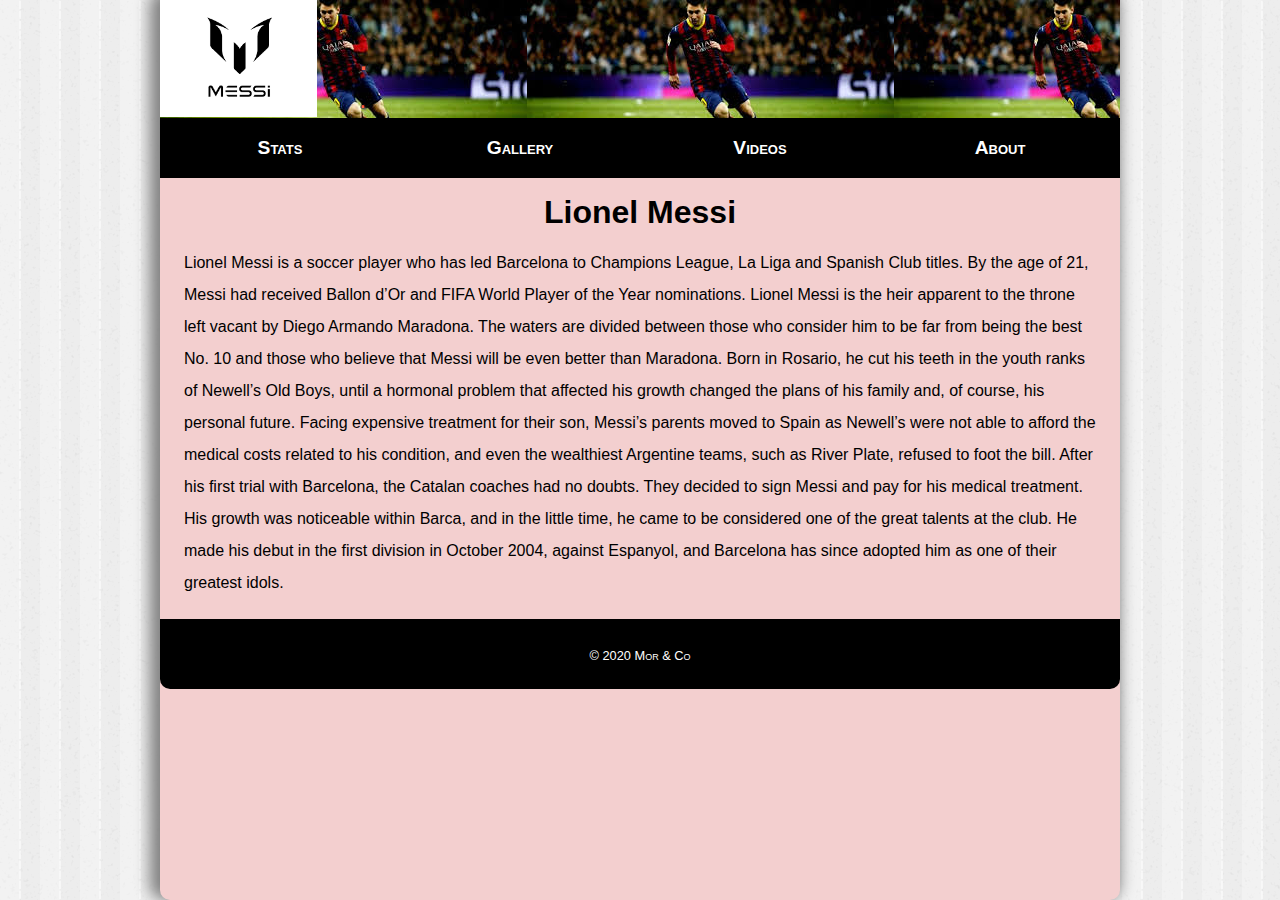
<file: index.html>
<!DOCTYPE html>
<html lang="en">
<head>
	<meta charset="utf-8">
	<meta name="description" content="This sentence will appear under the link in search engine results.">
	<meta name="keywords" content="list,of,words,separated,by,commas,that,describe,your,site">
	<meta name="author" content="Your name goes here">

	<!-- viewport -->
	<meta name="viewport" content="width=device-width, initial-scale=1">

    <!-- shiv which should be a shim -->
    <!--[if lt IE 9]>
	  <script src="https://oss.maxcdn.com/libs/html5shiv/3.7.0/html5shiv.js"></script>
	<![endif]-->

	<!-- tab title -->
	<title>MESSI</title>

	<!-- favicon link -->
	<link rel="shortcut icon" href="images/messi.ico">

	<!-- stylesheets -->
	<link rel="stylesheet" href="styles/normalize.css">
	<link rel="stylesheet" href="styles/main.css">
    <link rel="stylesheet" href="styles/slicknav.css">

    <!-- slicknav -->
    <script src="https://code.jquery.com/jquery-2.1.3.min.js"></script>   <!-- Link to jQuery Content Delivery Network - Necessary for SlickNav to work correctly -->
    <script src="js/jquery.slicknav.min.js"></script>                     <!-- Link to the slicknav file inside the js folder - Necessary for SlickNav to work correctly -->

	<!-- slicknav javascript - this javascript code will use the UL inside the nav_menu tag to build the same menu in slickNav format -->
	<script type="text/javascript">
    	$(document).ready(function(){
			$('#nav_menu').slicknav({prependTo:"#mobilemenu"});
    	});
    </script>

</head>



<body>

	<header>

		<img class="clearfix" src="images/messi.png">

		<h2>.</h2>

		<h3><span class="shadow">.</span></h3>
	</header>


    <nav id="mobilemenu"></nav>
	<nav id="nav_menu">
    	<ul>
			<li><a  class="current">Stats</a>
			<ul>
				<li><a href="laliga.html">La Liga</a></li>
				<li><a href="cl.html">Champions League</a></li>
				<li><a href="argentina.html">Argentina</a></li>
			</ul></li>
			
        	<li><a href="gallery.html" class="current">Gallery</a></li>
			<li><a href="videos.html" class="current">Videos</a>	</li>
        	<li><a href="about.html" class="current">About</a></li>
    	</ul>
	</nav>


	<main>

		<h1>Lionel Messi</h1>

		<section>
			<p>Lionel Messi is a soccer player who has led Barcelona to Champions League, La Liga and Spanish Club titles. By the age of 21, Messi had received Ballon d’Or and FIFA World Player of the Year nominations. Lionel Messi is the heir apparent to the throne left vacant by Diego Armando Maradona. The waters are divided between those who consider him to be far from being the best No. 10 and those who believe that Messi will be even better than Maradona. Born in Rosario, he cut his teeth in the youth ranks of Newell’s Old Boys, until a hormonal problem that affected his growth changed the plans of his family and, of course, his personal future. Facing expensive treatment for their son, Messi’s parents moved to Spain as Newell’s were not able to afford the medical costs related to his condition, and even the wealthiest Argentine teams, such as River Plate, refused to foot the bill. After his first trial with Barcelona, the Catalan coaches had no doubts. They decided to sign Messi and pay for his medical treatment. His growth was noticeable within Barca, and in the little time, he came to be considered one of the great talents at the club. He made his debut in the first division in October 2004, against Espanyol, and Barcelona has since adopted him as one of their greatest idols.

			</p>

			

			

		</section>

		

		<div id="bottombuffer"><br><br></div>

	</main>


	<footer>

		<p>&copy; 2020 Mor & Co</p>

	</footer>

</body>

</html>
</file>
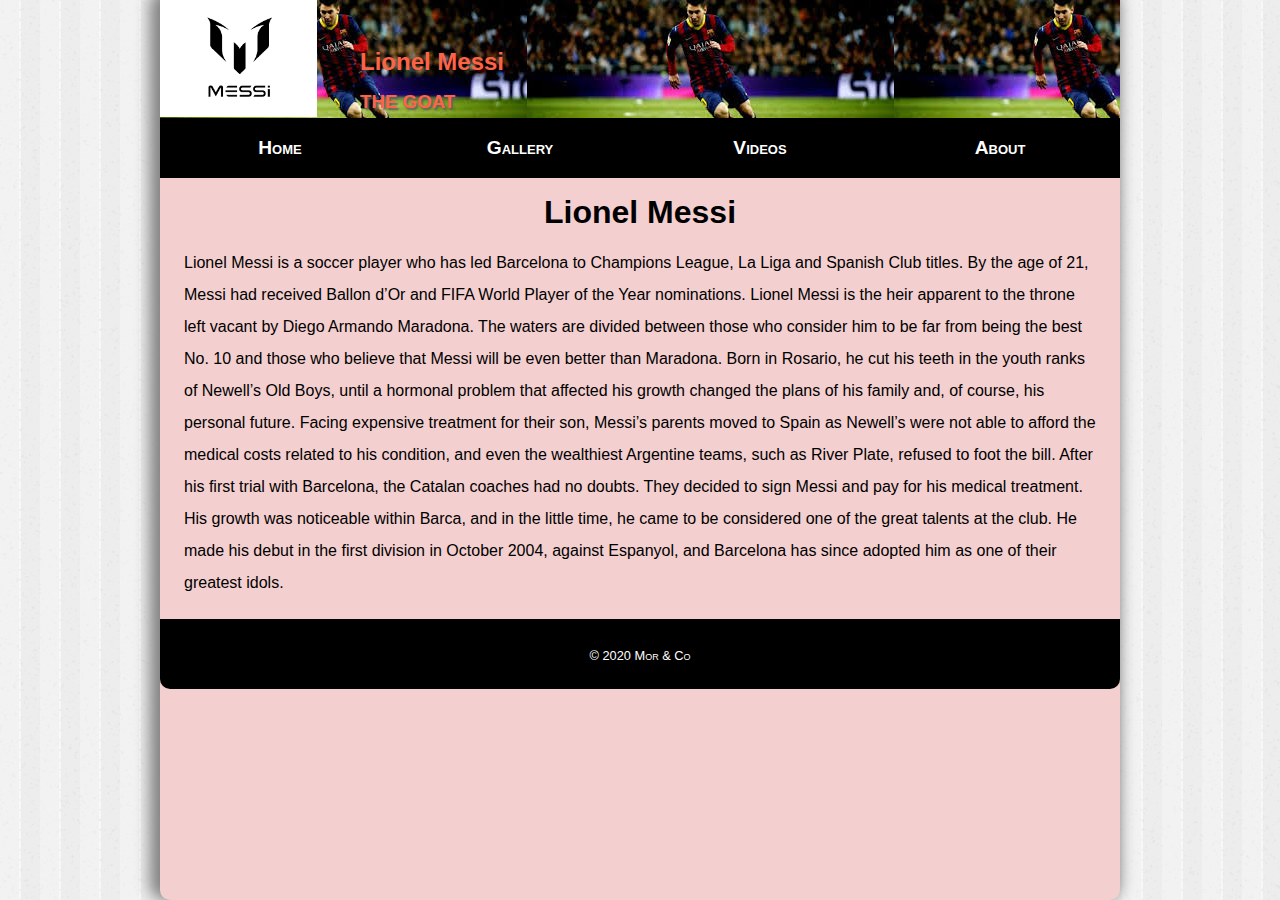
<file: about.html>
<!DOCTYPE html>
<html lang="en">
<head>
	<meta charset="utf-8">
	<meta name="description" content="This sentence will appear under the link in search engine results.">
	<meta name="keywords" content="list,of,words,separated,by,commas,that,describe,your,site">
	<meta name="author" content="Your name goes here">

	<!-- viewport -->
	<meta name="viewport" content="width=device-width, initial-scale=1">

    <!-- shiv which should be a shim -->
    <!--[if lt IE 9]>
	  <script src="https://oss.maxcdn.com/libs/html5shiv/3.7.0/html5shiv.js"></script>
	<![endif]-->

	<!-- tab title -->
	<title>MESSI</title>

	<!-- favicon link -->
	<link rel="shortcut icon" href="images/messi.ico">

	<!-- stylesheets -->
	<link rel="stylesheet" href="styles/normalize.css">
	<link rel="stylesheet" href="styles/main.css">
    <link rel="stylesheet" href="styles/slicknav.css">

    <!-- slicknav -->
    <script src="https://code.jquery.com/jquery-2.1.3.min.js"></script>   <!-- Link to jQuery Content Delivery Network - Necessary for SlickNav to work correctly -->
    <script src="js/jquery.slicknav.min.js"></script>                     <!-- Link to the slicknav file inside the js folder - Necessary for SlickNav to work correctly -->

	<!-- slicknav javascript - this javascript code will use the UL inside the nav_menu tag to build the same menu in slickNav format -->
	<script type="text/javascript">
    	$(document).ready(function(){
			$('#nav_menu').slicknav({prependTo:"#mobilemenu"});
    	});
    </script>

</head>



<body>

	<header>

		<img class="clearfix" src="images/messi.png">

		<h2>Lionel Messi</h2>

		<h3><span class="shadow">THE GOAT</span></h3>

	</header>


    <nav id="mobilemenu"></nav>
	<nav id="nav_menu">
    	<ul>
        	<li><a href="index.html" class="current">Home</a></li>
        	<li><a href="gallery.html" class="current">Gallery</a></li>
			<li><a href="videos.html" class="current">Videos</a>	</li>
        	<li><a href="about.html" class="current">About</a></li>
    	</ul>
	</nav>


	<main>

		<h1>Lionel Messi</h1>

		<section>
			<p>Lionel Messi is a soccer player who has led Barcelona to Champions League, La Liga and Spanish Club titles. By the age of 21, Messi had received Ballon d’Or and FIFA World Player of the Year nominations. Lionel Messi is the heir apparent to the throne left vacant by Diego Armando Maradona. The waters are divided between those who consider him to be far from being the best No. 10 and those who believe that Messi will be even better than Maradona. Born in Rosario, he cut his teeth in the youth ranks of Newell’s Old Boys, until a hormonal problem that affected his growth changed the plans of his family and, of course, his personal future. Facing expensive treatment for their son, Messi’s parents moved to Spain as Newell’s were not able to afford the medical costs related to his condition, and even the wealthiest Argentine teams, such as River Plate, refused to foot the bill. After his first trial with Barcelona, the Catalan coaches had no doubts. They decided to sign Messi and pay for his medical treatment. His growth was noticeable within Barca, and in the little time, he came to be considered one of the great talents at the club. He made his debut in the first division in October 2004, against Espanyol, and Barcelona has since adopted him as one of their greatest idols.

			</p>

			

			

		</section>

		

		<div id="bottombuffer"><br><br></div>

	</main>


	<footer>

		<p>&copy; 2020 Mor & Co</p>

	</footer>

</body>

</html>
</file>
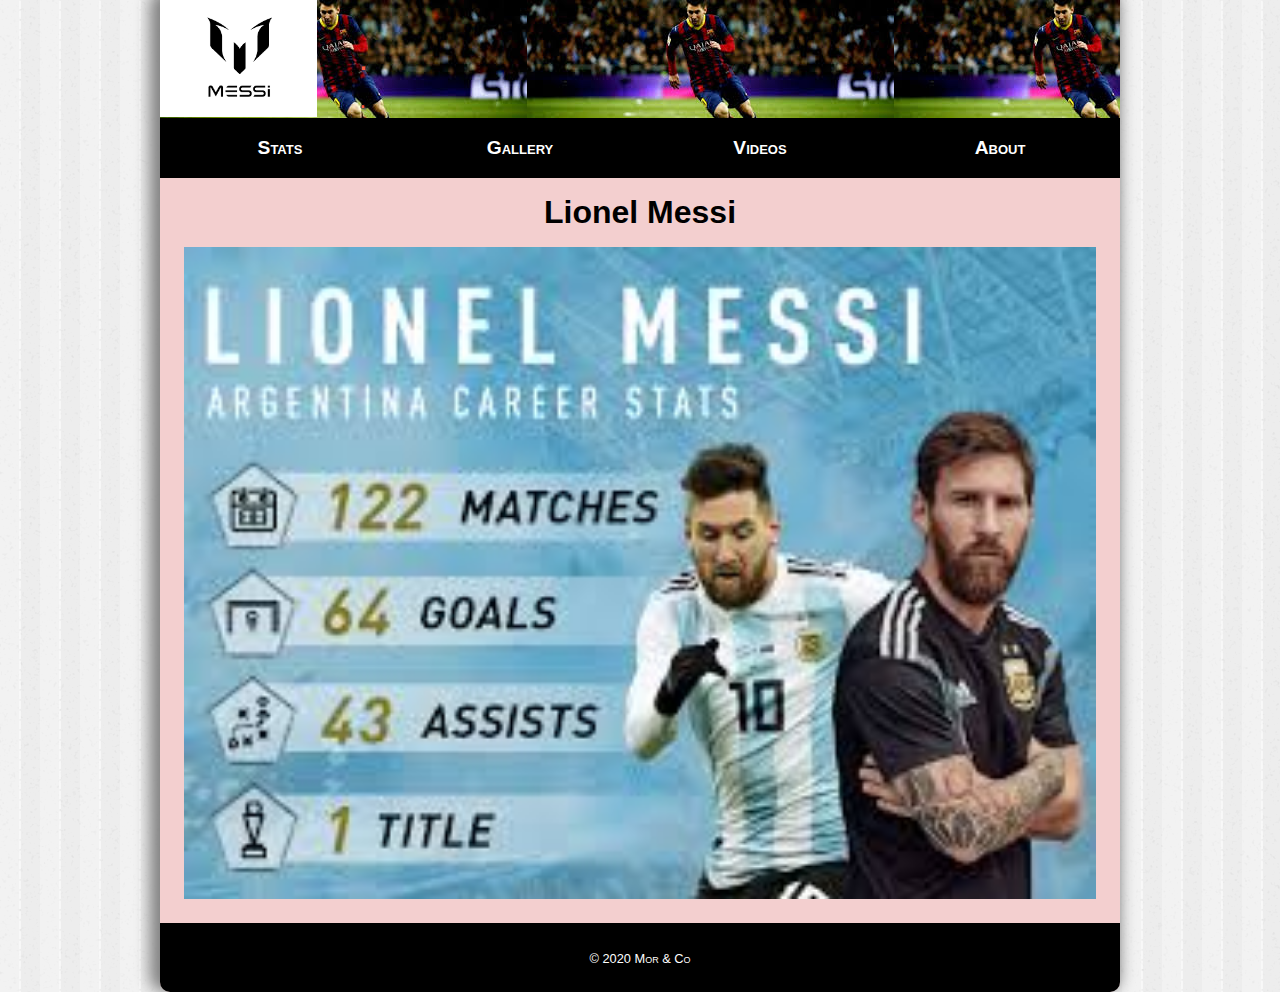
<file: argentina.html>
<!DOCTYPE html>
<html lang="en">
<head>
	<meta charset="utf-8">
	<meta name="description" content="This sentence will appear under the link in search engine results.">
	<meta name="keywords" content="list,of,words,separated,by,commas,that,describe,your,site">
	<meta name="author" content="Your name goes here">

	<!-- viewport -->
	<meta name="viewport" content="width=device-width, initial-scale=1">

    <!-- shiv which should be a shim -->
    <!--[if lt IE 9]>
	  <script src="https://oss.maxcdn.com/libs/html5shiv/3.7.0/html5shiv.js"></script>
	<![endif]-->

	<!-- tab title -->
	<title>MESSI</title>

	<!-- favicon link -->
	<link rel="shortcut icon" href="images/messi.ico">

	<!-- stylesheets -->
	<link rel="stylesheet" href="styles/normalize.css">
	<link rel="stylesheet" href="styles/main.css">
    <link rel="stylesheet" href="styles/slicknav.css">

    <!-- slicknav -->
    <script src="https://code.jquery.com/jquery-2.1.3.min.js"></script>   <!-- Link to jQuery Content Delivery Network - Necessary for SlickNav to work correctly -->
    <script src="js/jquery.slicknav.min.js"></script>                     <!-- Link to the slicknav file inside the js folder - Necessary for SlickNav to work correctly -->

	<!-- slicknav javascript - this javascript code will use the UL inside the nav_menu tag to build the same menu in slickNav format -->
	<script type="text/javascript">
    	$(document).ready(function(){
			$('#nav_menu').slicknav({prependTo:"#mobilemenu"});
    	});
    </script>

</head>



<body>

	<header>

		<img class="clearfix" src="images/messi.png">

		<h2>.</h2>

		<h3><span class="shadow">.</span></h3>
	</header>


    <nav id="mobilemenu"></nav>
	<nav id="nav_menu">
    	<ul>
			<li><a  class="current">Stats</a>
				<ul>
					<li><a href="laliga.html">La Liga</a></li>
					<li><a href="cl.html">Champions League</a></li>
					<li><a href="argentina.html">Argentina</a></li>
				</ul></li>
			
        	<li><a href="gallery.html" class="current">Gallery</a></li>
			<li><a href="videos.html" class="current">Videos</a>	</li>
        	<li><a href="about.html" class="current">About</a></li>
    	</ul>
	</nav>


	<main>

		<h1>Lionel Messi</h1>

		<section>
			<img class="clearfix" src="images/arg.jpeg">

			

			

		</section>

		

		<div id="bottombuffer"><br><br></div>

	</main>


	<footer>

		<p>&copy; 2020 Mor & Co</p>

	</footer>

</body>

</html>
</file>
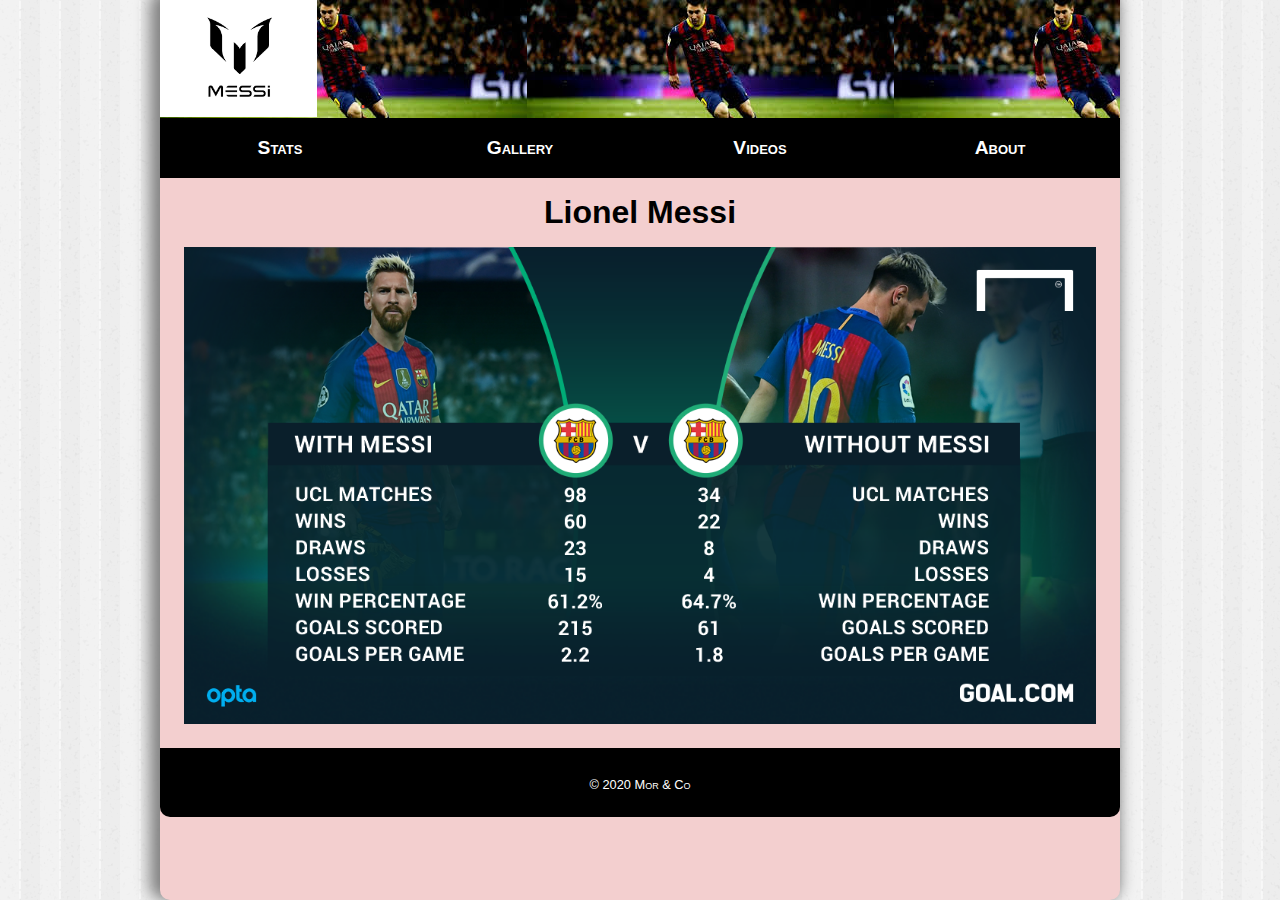
<file: cl.html>
<!DOCTYPE html>
<html lang="en">
<head>
	<meta charset="utf-8">
	<meta name="description" content="This sentence will appear under the link in search engine results.">
	<meta name="keywords" content="list,of,words,separated,by,commas,that,describe,your,site">
	<meta name="author" content="Your name goes here">

	<!-- viewport -->
	<meta name="viewport" content="width=device-width, initial-scale=1">

    <!-- shiv which should be a shim -->
    <!--[if lt IE 9]>
	  <script src="https://oss.maxcdn.com/libs/html5shiv/3.7.0/html5shiv.js"></script>
	<![endif]-->

	<!-- tab title -->
	<title>MESSI</title>

	<!-- favicon link -->
	<link rel="shortcut icon" href="images/messi.ico">

	<!-- stylesheets -->
	<link rel="stylesheet" href="styles/normalize.css">
	<link rel="stylesheet" href="styles/main.css">
    <link rel="stylesheet" href="styles/slicknav.css">

    <!-- slicknav -->
    <script src="https://code.jquery.com/jquery-2.1.3.min.js"></script>   <!-- Link to jQuery Content Delivery Network - Necessary for SlickNav to work correctly -->
    <script src="js/jquery.slicknav.min.js"></script>                     <!-- Link to the slicknav file inside the js folder - Necessary for SlickNav to work correctly -->

	<!-- slicknav javascript - this javascript code will use the UL inside the nav_menu tag to build the same menu in slickNav format -->
	<script type="text/javascript">
    	$(document).ready(function(){
			$('#nav_menu').slicknav({prependTo:"#mobilemenu"});
    	});
    </script>

</head>



<body>

	<header>

		<img class="clearfix" src="images/messi.png">

		<h2>.</h2>

		<h3><span class="shadow">.</span></h3>
	</header>


    <nav id="mobilemenu"></nav>
	<nav id="nav_menu">
    	<ul>
			<li><a  class="current">Stats</a>
			
				<ul>
					<li><a href="laliga.html">La Liga</a></li>
					<li><a href="cl.html">Champions League</a></li>
					<li><a href="argentina.html">Argentina</a></li>
				</ul></li>
			
        	<li><a href="gallery.html" class="current">Gallery</a></li>
			<li><a href="videos.html" class="current">Videos</a>	</li>
        	<li><a href="about.html" class="current">About</a></li>
    	</ul>
	</nav>


	<main>

		<h1>Lionel Messi</h1>

		<section>
			<img class="clearfix" src="images/cl.png">

			

			

		</section>

		

		<div id="bottombuffer"><br><br></div>

	</main>


	<footer>

		<p>&copy; 2020 Mor & Co</p>

	</footer>

</body>

</html>
</file>
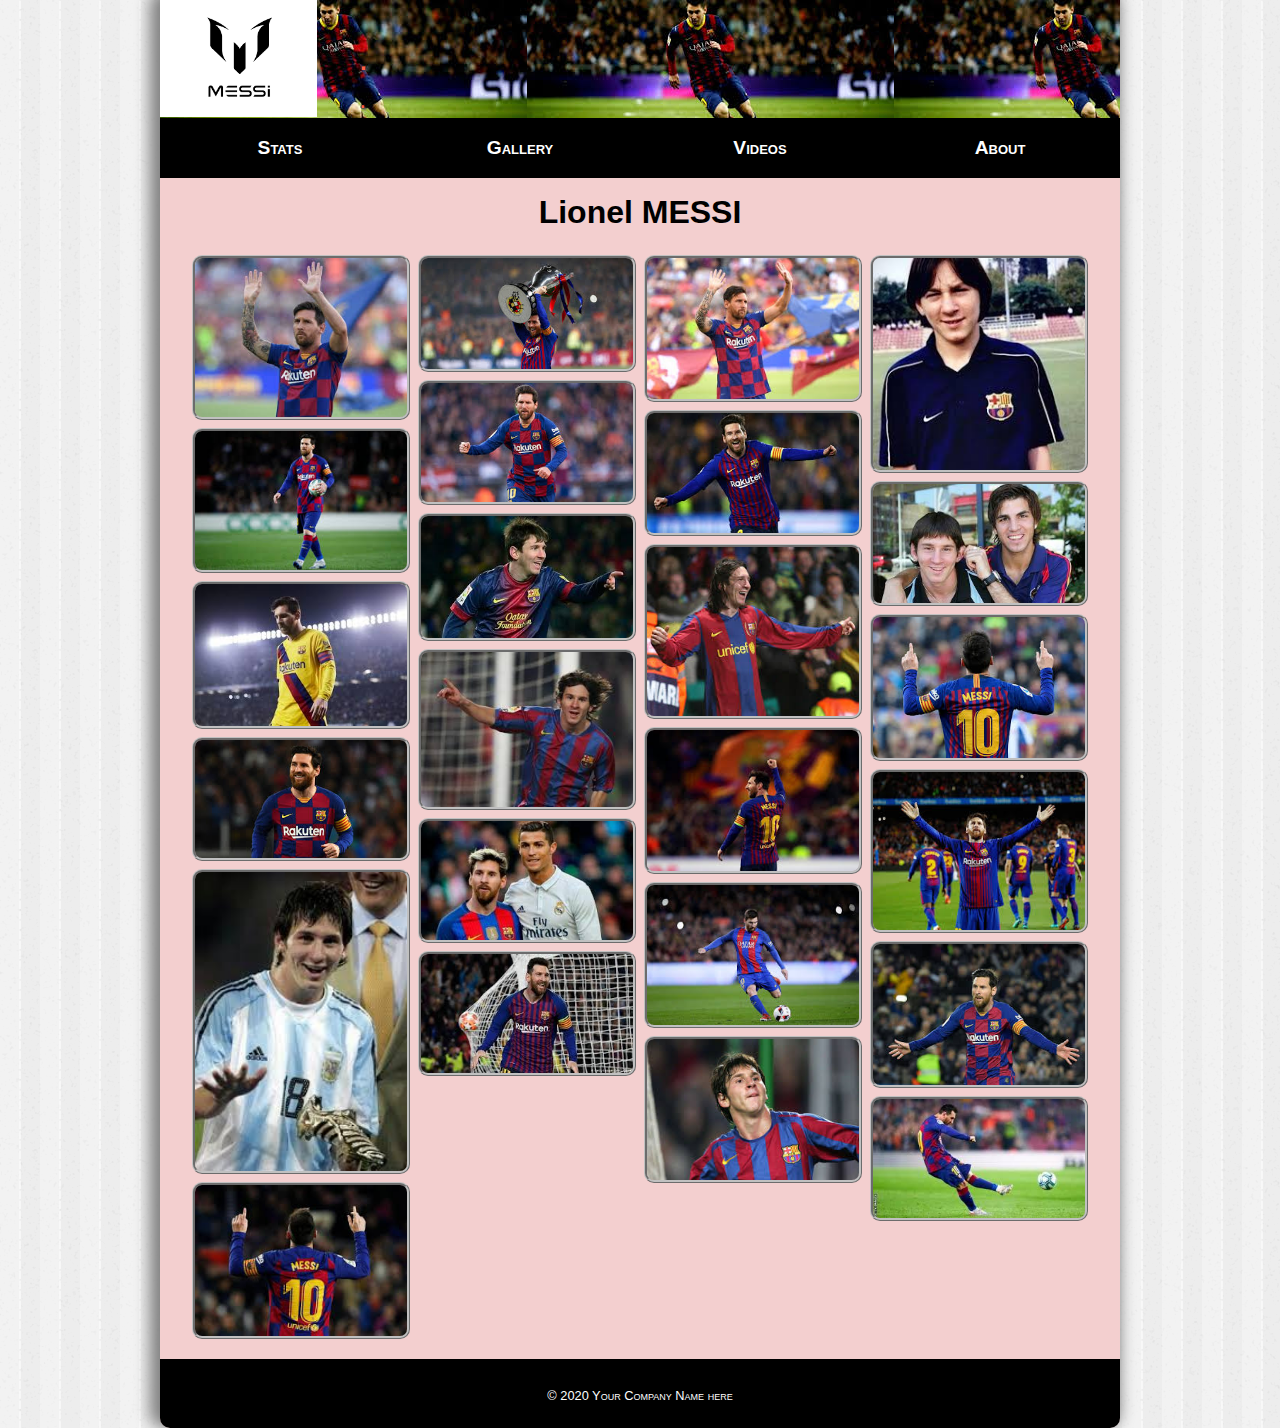
<file: gallery.html>
<!DOCTYPE html>
<html lang="en">
<head>
	<meta charset="utf-8">
	<meta name="description" content="This sentence will appear under the link in search engine results.">
	<meta name="keywords" content="list,of,words,separated,by,commas,that,describe,your,site">
	<meta name="author" content="Your name goes here">

	<!-- viewport -->
	<meta name="viewport" content="width=device-width, initial-scale=1">

    <!-- shiv which should be a shim -->
    <!--[if lt IE 9]>
	  <script src="https://oss.maxcdn.com/libs/html5shiv/3.7.0/html5shiv.js"></script>
	<![endif]-->

	<!-- tab title -->
	<title>MESSI</title>

	<!-- favicon link -->
	<link rel="shortcut icon" href="images/messi.ico">

	<!-- stylesheets -->
	<link rel="stylesheet" href="styles/normalize.css">
	<link rel="stylesheet" href="styles/main.css">
    <link rel="stylesheet" href="styles/slicknav.css">

    <!-- slicknav -->
    <script src="https://code.jquery.com/jquery-2.1.3.min.js"></script>   <!-- Link to jQuery Content Delivery Network - Necessary for SlickNav to work correctly -->
    <script src="js/jquery.slicknav.min.js"></script>                     <!-- Link to the slicknav file inside the js folder - Necessary for SlickNav to work correctly -->

	<!-- slicknav javascript - this javascript code will use the UL inside the nav_menu tag to build the same menu in slickNav format -->
	<script type="text/javascript">
    	$(document).ready(function(){
			$('#nav_menu').slicknav({prependTo:"#mobilemenu"});
    	});
    </script>

</head>



<body>

	<header>

		<img class="clearfix" src="images/messi.png">
     
    <h2>.</h2>

		<h3><span class="shadow">.</span></h3>
	

	</header>


    <nav id="mobilemenu"></nav>
	<nav id="nav_menu">
    	<ul>
          <li><a  class="current">Stats</a>
            <ul>
              <li><a href="laliga.html">La Liga</a></li>
              <li><a href="cl.html">Champions League</a></li>
              <li><a href="argentina.html">Argentina</a></li>
            </ul></li>
        	<li><a href="gallery.html" class="current">Gallery</a></li>
			<li><a href="videos.html" class="current">Videos</a>	</li>
        	<li><a href="about.html" class="current">About</a></li>
    	</ul>
	</nav>


	<main>

		<h1>Lionel MESSI</h1>

		<section>
           
              
              <!-- Photo Grid -->
              <div class="row"> 
                <div class="column">
                  <img src="images/1.jpeg" style="width:100%">
                  <img src="images/2.jpeg" style="width:100%">
                  <img src="images/10.jpeg" style="width:100%">
                  <img src="images/3.jpeg" style="width:100%"> 
                  <img src="images/19.jpeg" style="width:100%">
                  <img src="images/5.jpeg" style="width:100%">
                </div>
                
                <div class="column">
                  <img src="images/8.jpeg" style="width:100%">
                  <img src="images/9.jpeg" style="width:100%">
                  <img src="images/24.jpeg" style="width:100%">
                  <img src="images/22.jpeg" style="width:100%">
                  <img src="images/25.jpeg" style="width:100%">
                  <img src="images/12.jpeg" style="width:100%"> 
                </div> 
              
                <div class="column">
                  <img src="images/14.jpeg" style="width:100%">
                  <img src="images/6.jpeg" style="width:100%">
                  <img src="images/23.jpeg" style="width:100%">
                  <img src="images/16.jpeg" style="width:100%">
                  <img src="images/17.jpeg" style="width:100%">
                  <img src="images/18.jpeg" style="width:100%"> 
                  </div> 
              
                  <div class="column">
                    <img src="images/20.jpeg" style="width:100%">
                    <img src="images/21.jpeg" style="width:100%">
                    <img src="images/7.jpeg" style="width:100%">
                    <img src="images/13.jpeg" style="width:100%">
                    <img src="images/4.jpeg" style="width:100%">
                    <img src="images/15.jpeg" style="width:100%">
                    </div> 

              </div>    
              
			

		</section>


		<div id="bottombuffer"><br><br></div>

	</main>


	<footer>

		<p>&copy; 2020 Your Company Name here</p>

	</footer>

</body>

</html>
</file>
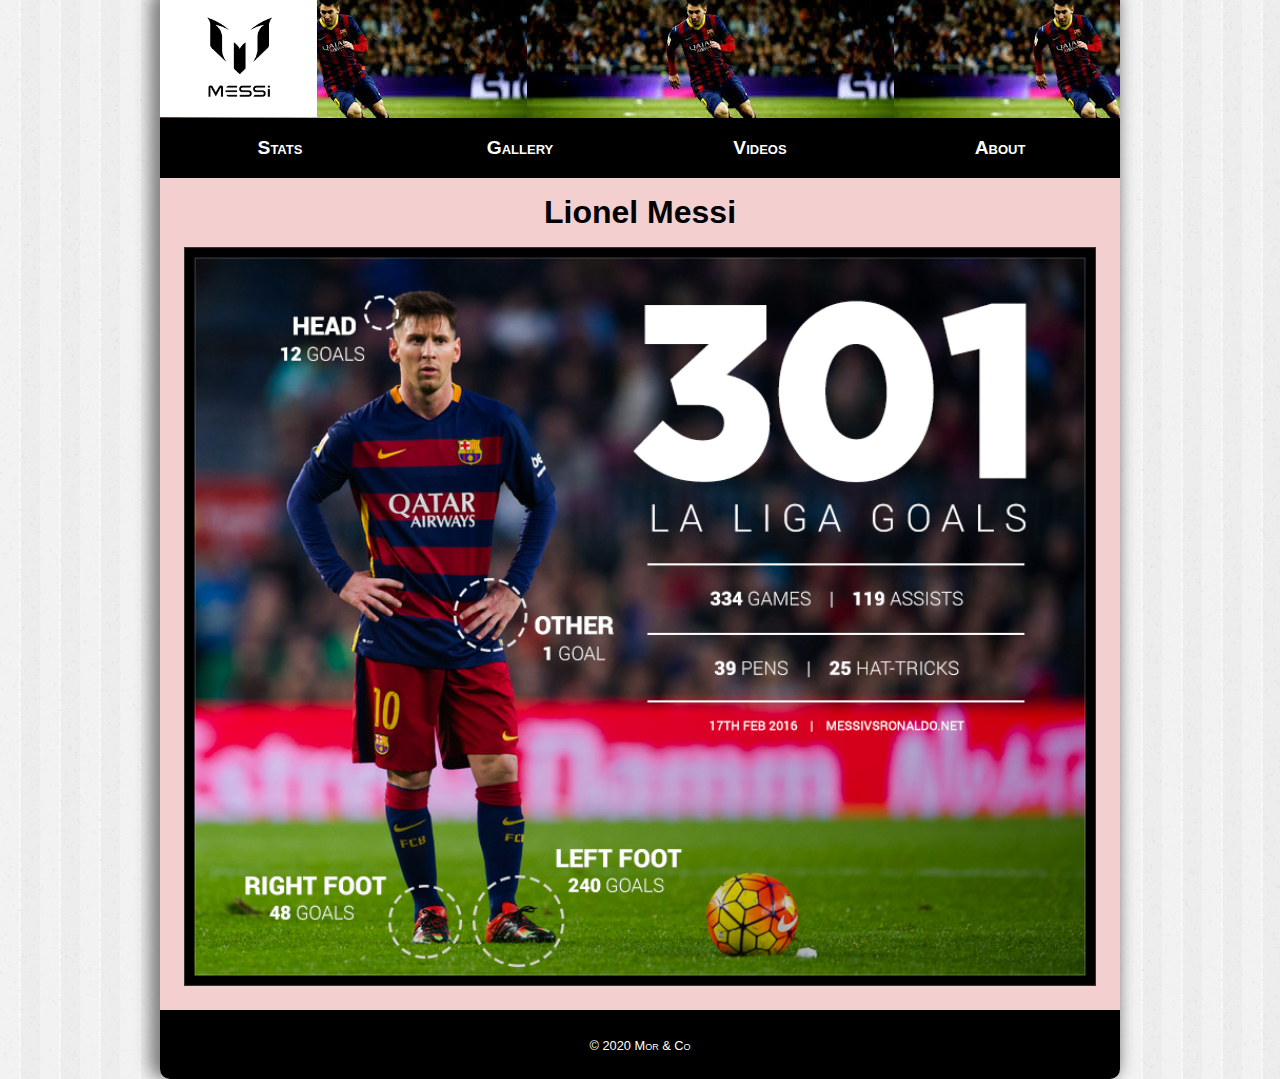
<file: laliga.html>
<!DOCTYPE html>
<html lang="en">
<head>
	<meta charset="utf-8">
	<meta name="description" content="This sentence will appear under the link in search engine results.">
	<meta name="keywords" content="list,of,words,separated,by,commas,that,describe,your,site">
	<meta name="author" content="Your name goes here">

	<!-- viewport -->
	<meta name="viewport" content="width=device-width, initial-scale=1">

    <!-- shiv which should be a shim -->
    <!--[if lt IE 9]>
	  <script src="https://oss.maxcdn.com/libs/html5shiv/3.7.0/html5shiv.js"></script>
	<![endif]-->

	<!-- tab title -->
	<title>MESSI</title>

	<!-- favicon link -->
	<link rel="shortcut icon" href="images/messi.ico">

	<!-- stylesheets -->
	<link rel="stylesheet" href="styles/normalize.css">
	<link rel="stylesheet" href="styles/main.css">
    <link rel="stylesheet" href="styles/slicknav.css">

    <!-- slicknav -->
    <script src="https://code.jquery.com/jquery-2.1.3.min.js"></script>   <!-- Link to jQuery Content Delivery Network - Necessary for SlickNav to work correctly -->
    <script src="js/jquery.slicknav.min.js"></script>                     <!-- Link to the slicknav file inside the js folder - Necessary for SlickNav to work correctly -->

	<!-- slicknav javascript - this javascript code will use the UL inside the nav_menu tag to build the same menu in slickNav format -->
	<script type="text/javascript">
    	$(document).ready(function(){
			$('#nav_menu').slicknav({prependTo:"#mobilemenu"});
    	});
    </script>

</head>



<body>

	<header>

		<img class="clearfix" src="images/messi.png">

		<h2>.</h2>

		<h3><span class="shadow">.</span></h3>
	</header>


    <nav id="mobilemenu"></nav>
	<nav id="nav_menu">
    	<ul>
			<li><a  class="current">Stats</a>
				<ul>
					<li><a href="laliga.html">La Liga</a></li>
					<li><a href="cl.html">Champions League</a></li>
					<li><a href="argentina.html">Argentina</a></li>
				</ul></li>
			
        	<li><a href="gallery.html" class="current">Gallery</a></li>
			<li><a href="videos.html" class="current">Videos</a>	</li>
        	<li><a href="about.html" class="current">About</a></li>
    	</ul>
	</nav>


	<main>

		<h1>Lionel Messi</h1>

		<section>
			<img class="clearfix" src="images/laliga.png">

			

			

		</section>

		

		<div id="bottombuffer"><br><br></div>

	</main>


	<footer>

		<p>&copy; 2020 Mor & Co</p>

	</footer>

</body>

</html>
</file>
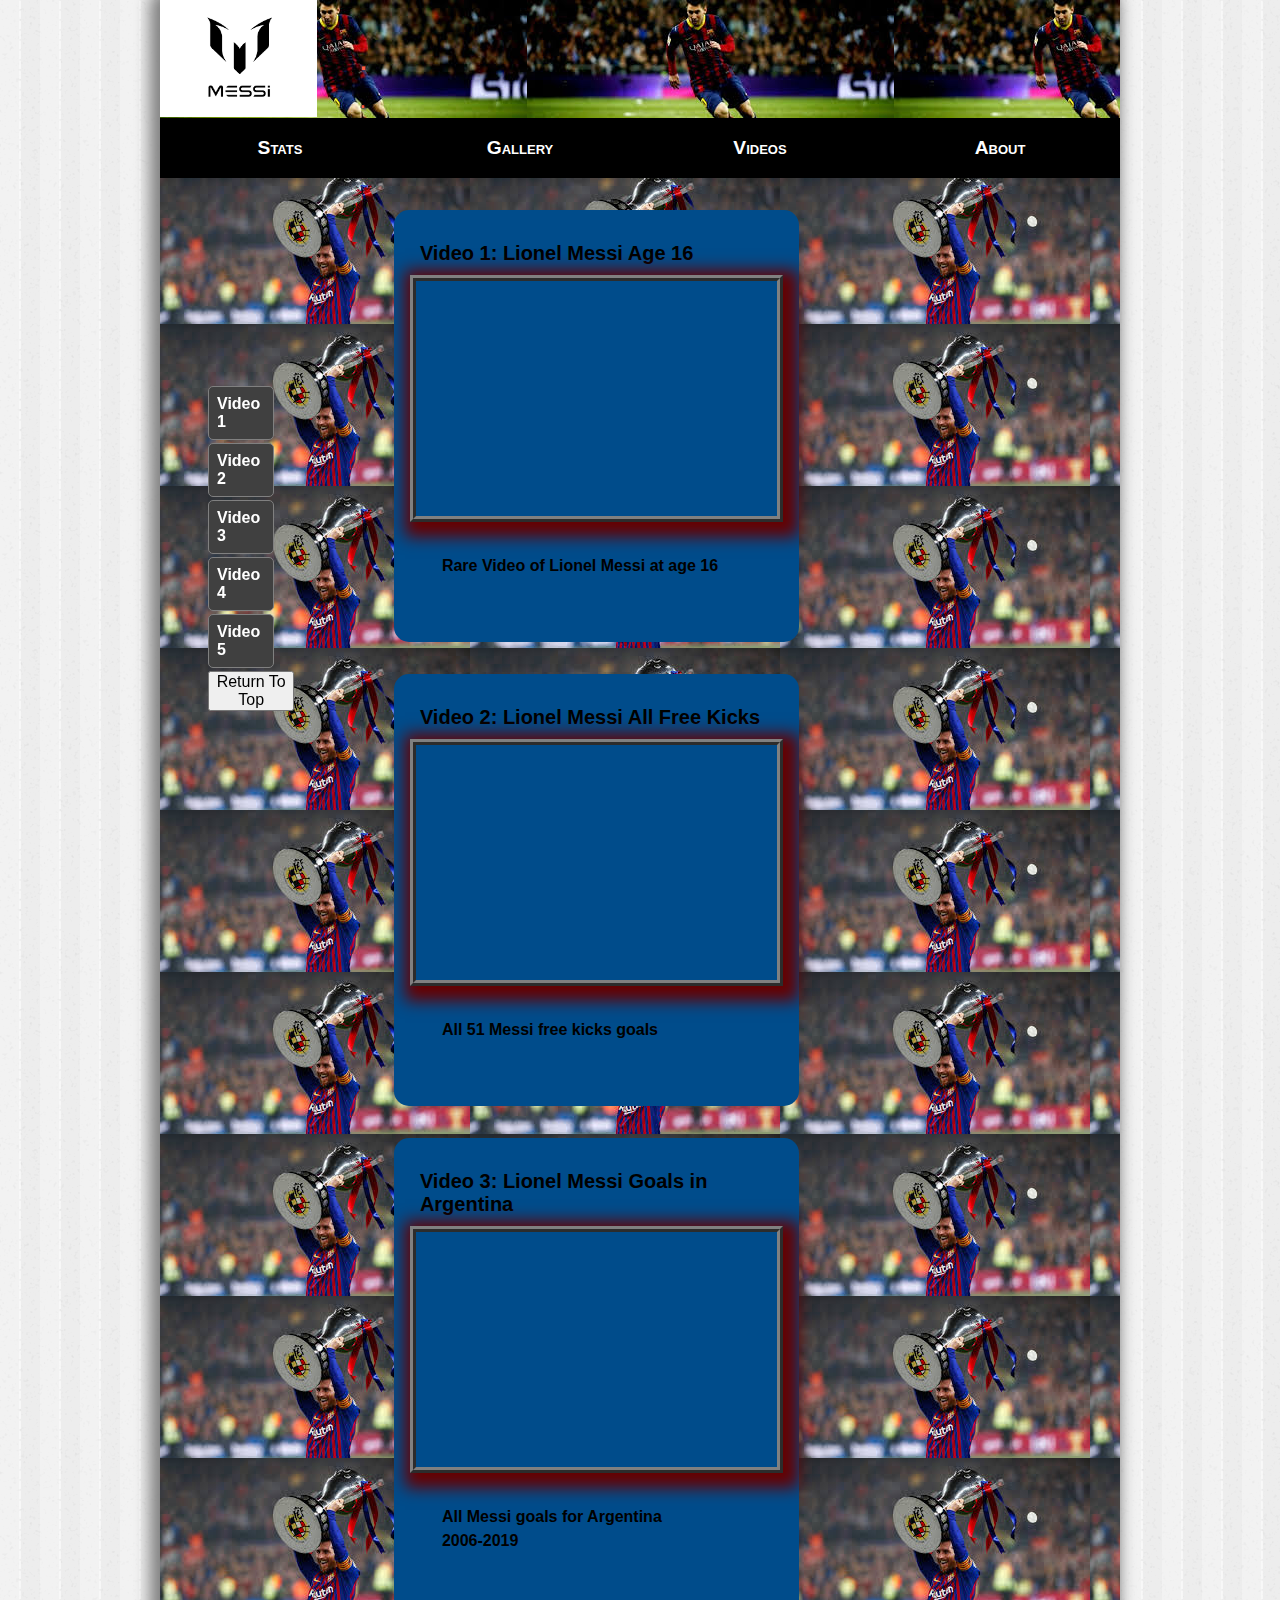
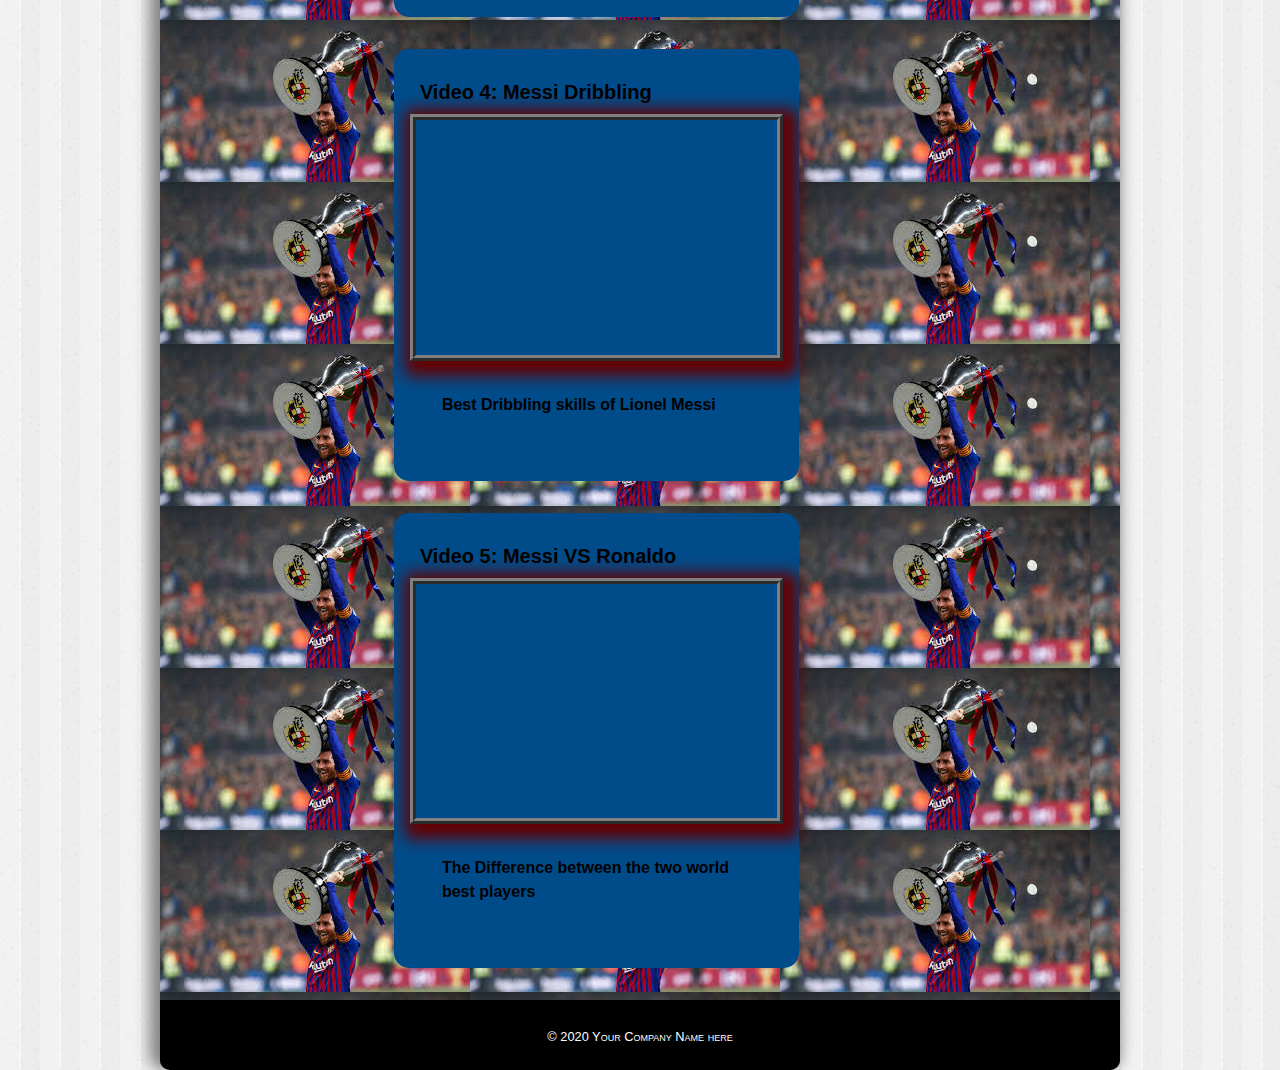
<file: videos.html>
<!DOCTYPE html>
<html lang="en">
<head>
	<meta charset="utf-8">
	<meta name="description" content="This sentence will appear under the link in search engine results.">
	<meta name="keywords" content="list,of,words,separated,by,commas,that,describe,your,site">
	<meta name="author" content="Your name goes here">

	<!-- viewport -->
	<meta name="viewport" content="width=device-width, initial-scale=1">

    <!-- shiv which should be a shim -->
    <!--[if lt IE 9]>
	  <script src="https://oss.maxcdn.com/libs/html5shiv/3.7.0/html5shiv.js"></script>
	<![endif]-->

	<!-- tab title -->
	<title>MESSI</title>

	<!-- favicon link -->
	<link rel="shortcut icon" href="images/messi.ico">

	<!-- stylesheets -->
	<link rel="stylesheet" href="styles/normalize.css">
	<link rel="stylesheet" href="styles/videos.css">
    <link rel="stylesheet" href="styles/slicknav.css">

    <!-- slicknav -->
    <script src="https://code.jquery.com/jquery-2.1.3.min.js"></script>   <!-- Link to jQuery Content Delivery Network - Necessary for SlickNav to work correctly -->
    <script src="js/jquery.slicknav.min.js"></script>                     <!-- Link to the slicknav file inside the js folder - Necessary for SlickNav to work correctly -->

	<!-- slicknav javascript - this javascript code will use the UL inside the nav_menu tag to build the same menu in slickNav format -->
	<script type="text/javascript">
    	$(document).ready(function(){
			$('#nav_menu').slicknav({prependTo:"#mobilemenu"});
    	});
    </script>

</head>



<body>

	<header>

        <img class="clearfix" src="images/messi.png">
        
        <h2>.</h2>

		<h3><span class="shadow">.</span></h3>
	</header>


    <nav id="mobilemenu"></nav>
	<nav id="nav_menu">
    	<ul>
            <li><a  class="current">Stats</a>
                <ul>
                    <li><a href="laliga.html">La Liga</a></li>
                    <li><a href="cl.html">Champions League</a></li>
                    <li><a href="argentina.html">Argentina</a></li>
                </ul></li>
        	<li><a href="gallery.html" class="current">Gallery</a></li>
			<li><a href="videos.html" class="current">Videos</a>	</li>
        	<li><a href="about.html" class="current">About</a></li>
    	</ul>
	</nav>


	<main>


		<section>
            <nav id="mobilemenu"></nav>


            <nav class="bookmarks">
                <ul>
                    <li><a href="#vid1">Video 1</a></li>
                    <li><a href="#vid2">Video 2</a></li>
                    <li><a href="#vid3">Video 3</a></li>
                    <li><a href="#vid4">Video 4</a></li>
                    <li><a href="#vid5">Video 5</a></li>
                </ul>
                <button onclick="topFunction()" id="myBtn" title="Go to top">Return To Top</button>
            </nav>
        
        <script>
        // When the user scrolls down 20px from the top of the document, show the button
        window.onscroll = function() {scrollFunction()};
        
        function scrollFunction() {
          if (document.body.scrollTop > 800 || document.documentElement.scrollTop > 800) {
            document.getElementById("myBtn").style.display = "block";
          } else {
            document.getElementById("myBtn").style.display = "none";
          }
        }
        
        // When the user clicks on the button, scroll to the top of the document
        function topFunction() {
          document.body.scrollTop = 0;
          document.documentElement.scrollTop = 0;
        }
        </script>
        
        
            <section>
                <article id="vid1">
                    <h4>Video 1: Lionel Messi Age 16</h4>
                    <div class="videowrapper">
                        <iframe src="https://www.youtube.com/embed/Gmq4NNvrsHM" frameborder="0" allow="accelerometer; autoplay; encrypted-media; gyroscope; picture-in-picture" allowfullscreen></iframe>
                    </div>
                    <div class="caption">
                        <p>
                            Rare Video of Lionel Messi at age 16<br>
                            
                        </p>
                    </div>
                </article>
        
                <article id="vid2">
                    <h4>Video 2: Lionel Messi All Free Kicks</h4>
                    <div class="videowrapper">
                        <iframe src="https://www.youtube.com/embed/M6K4e5_kHbg" frameborder="0" allow="accelerometer; autoplay; encrypted-media; gyroscope; picture-in-picture" allowfullscreen></iframe>
                    </div>
                    <div class="caption">
                        <p>
                            All 51 Messi free kicks goals<br>
                            
                        </p>
                    </div>
                </article>
                <article id="vid3">
                    <h4>Video 3: Lionel Messi Goals in Argentina
                    </h4>
                    <div class="videowrapper">
                        <iframe src="https://www.youtube.com/embed/7JRFK5Q5v1w" frameborder="0" allow="accelerometer; autoplay; encrypted-media; gyroscope; picture-in-picture" allowfullscreen></iframe>
                    </div>
                    <div class="caption">
                        <p>
                            All Messi goals for Argentina<br>
                            2006-2019
                        </p>
                        
                        
                    </div>
                </article>
                <article id="vid4">
                    <h4>Video 4: Messi Dribbling</h4>
                    <div class="videowrapper">
                        <iframe src="https://www.youtube.com/embed/QHlsyY9Jpu8" frameborder="0" allow="accelerometer; autoplay; encrypted-media; gyroscope; picture-in-picture" allowfullscreen></iframe>
                    </div>
                    <div class="caption">
                        <p>
                            Best Dribbling skills of Lionel Messi
                        </p>
                        
                    </div>
                </article>
                <article id="vid5">
                    <h4>Video 5: Messi VS Ronaldo</h4>
                    <div class="videowrapper">
                        <iframe src="https://www.youtube.com/embed/elHZA2USPMQ" frameborder="0" allow="accelerometer; autoplay; encrypted-media; gyroscope; picture-in-picture" allowfullscreen></iframe>
                    </div>
                    <div class="caption">
                        <p>
                            The Difference between the two world best players
                        </p>
                    </div>
                </article>
        
            </section>
        
            <script>
                window.onload = function() {
                    var d = new Date();
                    document.getElementById("copyright").innerHTML = d.getFullYear();
                }
            </script>
			

		</section>


		<div id="bottombuffer"><br><br></div>

	</main>


	<footer>

		<p>&copy; 2020 Your Company Name here</p>

	</footer>

</body>

</html>
</file>
<file: styles/main.css>
/* the styles for the elements */
* {
	margin: 0;
	padding: 0;
	box-sizing: border-box;
}

/* Clearfix */
.clearfix::after {
  content: "";
  clear: both;
  display: table;
}

html {
	height: 100%;
	background-image: url("../images/backgroundtile.png");
}

body {
	position: relative;
	background: white;
	font-family: Calibri, Arial, Helvetica, sans-serif;
	font-size: 100%;
	max-width: 960px;
	min-height: 100%;
	margin: 0 auto;
	box-shadow: -5px -5px 15px 5px gray;
	border-radius: 10px;
	background-color: rgb(243, 207, 207);
}
h1 {
	margin: .5em .75em;
	text-align: center;
}

/* the styles for links */
a:link, a:visited {
	text-decoration: none;
}
a:focus, a:hover {
	text-decoration: underline;
}


/* the styles for the header */
header {
	background-image: url(../images/lionel.jpeg);
	width: 100%;
	margin: 0;

}
header img {
	padding: 0 2.7em 0 0;
	float: left;
	max-width: 200px;
	width: 100%;
	
	
}

header h2 {
	padding: 2em 0 .25em 0;
	text-shadow: skyblue ;
	color: tomato;
}
header h3 {
	padding: .5em 0 .25em 0;
	text-shadow: skyblue;
	color: tomato;
	
}


/* text shadow class */
.shadow {
	text-shadow: 2px 2px 2px #5d5d5d;
}


/* the styles for the navigation menu */
#nav_menu {
	clear: both;
}
#nav_menu ul {
	list-style-type: none;
	margin: 0;
	padding: 0;
	position: relative;
}
#nav_menu ul li {
	float: left;
	width: 25%;
}
#nav_menu ul li a {
	display: block;
	text-align: center;
	padding: 1em 0;
	text-decoration: none;
	font-variant: small-caps;
	font-size: 120%;
	background-color: black;
	color: white;
	font-weight: bold;
}
#nav_menu a:hover {
	background-color: rgba(0, 247, 255, 0.466);
	color: black;
}
#nav_menu ul ul {
	display: none;
	position: absolute;
	top: 100%;
	width: 100%;
}
#nav_menu ul ul li a {
	text-align: left;
	padding: .5em;

}
#nav_menu ul ul li {
	float: none;

}
#nav_menu ul li:hover > ul {
	display: block;
}
#nav_menu > ul::after {
	content: "";
	clear: both;
	display: block;
}



/* the styles for the main content */
main {
	clear: left;
}



/* the styles for the section */
section {
	width: 100%;
	float: right;
	padding: 0 2.5% 20px 2.5%;
}
section p {
	font: 110%;
	line-height: 2;
}
section img {
	size: 400%;
	width: 100%;
}


/* the styles for the aside */
aside {
	width: 25%;
	float: right;
	background-color: lightyellow;
	border-radius: 5px;
	box-shadow: 3px 3px 7px gray;
	margin: 0 0 20px 1em;
	padding: .75em;
	font-weight: bold;
}
aside p {
	padding-bottom: 1.5em;
}

#bottombuffer {
	height: 100px;
	padding-bottom: 100px;
}

/* the styles for the footer */
footer {
	background-color: black;
	clear: both;
	border-top: 3px solid #000000;
/*	position: fixed;    */
/*	bottom: 0;			*/
	max-width: 960px;
	width: 100%;
	border-radius: 0 0 10px 10px;

}
footer p {
	text-align: center;
	color: white;
	font-size: 80%;
	font-variant: small-caps;
	padding: 2em 0;
}



/* hide the slicknav in large-screen view */
.slicknav_menu {
	display: none;
}



/* tablet portrait to standard 960 */
@media only screen and (max-width: 959px) {
	body, aside {
		box-shadow: none;
		border-radius: 0;
	}
	footer {
		border-radius: 0;
	}
}



/* mobile landscape to tablet portrait */
@media only screen and (max-width: 767px) {
	
	header img { float: none; }
	header { text-align: center; }
	header h2, header h3 {
		padding: 0 0 .25em;
	}

	section, aside {
		float: none;
		width: 99%;
		margin: 0 auto;
		padding: .5em;
	}

	/* hide the navigation menu */
	#nav_menu {
		display: none;
	}
	
	/* and replace it with the slicknav menu */
	.slicknav_menu {
		display: block;
		text-align: left !important;
		background-color: #228B22 !important;
	}
}



/* mobile portrait to mobile landscape */
@media only screen and (max-width: 479px) {
	body { font-size: 90%; }
}

/****************************************************************************************************************
*****************************************************************************************************************
*****************************************************************************************************************
******                                                                                                     ******
******                                                                                                     ******
******                                                                                                     ******
******                                          Image Gallery                                              ******
******                                                                                                     ******
******                                                                                                     ******
******                                                                                                     ******
*****************************************************************************************************************
*****************************************************************************************************************
****************************************************************************************************************/
#gallerypage {
	background-color: rgba(0, 0, 0, 0);
	
}
#gallery {
	width: 100%;
	margin: 0 auto;
}
/* Flexbox Layout for Image Gallery */
.row {
	display: flex;
	flex-wrap: wrap;
	padding: 0 4px;
}

/* Create four equal columns that sits next to each other */
.column {
	flex: 25%;
	max-width: 25%;
	padding: 0 4px;
}

.column img {
	margin-top: 8px;
	vertical-align: middle;
	width: 100%;
	border: 3px ridge silver;
	border-radius: 10px;
}

/****************************************************************************************************************
*****************************************************************************************************************
*****************************************************************************************************************
******                                                                                                     ******
******                                                                                                     ******
******                                                                                                     ******
******                                         Viedos                                                     ******
******                                                                                                     ******
******                                                                                                     ******
******                                                                                                     ******
*****************************************************************************************************************
*****************************************************************************************************************
****************************************************************************************************************/
.videowrapper {
	position: relative;
	padding-bottom: 56.25%; /* 16:9 */
	padding-top: 25px;
	height: 0;
	margin: 0 auto;
	border: 6px ridge #808080;
	box-shadow: 5px 5px 15px 10px #660000;
}
.videowrapper iframe {
	position: absolute;
	top: 0;
	left: 0;
	width: 100%;
	height: 100%;
}
.caption p {
	margin: 2em;
	line-height: 1.5;
	font-weight: bold;
}
article {
	width: 75%;
	margin: 0 auto 2em;
	padding: 2em 1em;
	background-color: rgb(0, 76, 139);
	border-radius: 15px;
}
.bookmarks {
	float: left;
	width: 12%;
	margin: 10em 2em 0 3em;
	position: -webkit-sticky;
	position: sticky;
	top: 100px;
}
.bookmarks ul {
	list-style: none;
	width: 95%;
	margin: 2em 0 0;
}
.bookmarks ul li {
	margin: 0 1em 3px 0;
	transition: all .5s;
}
.bookmarks ul li a {
	padding: .5em .5em;
	display: block;
	background-color: #404040;
	border: 1px solid #808080;
	color: white;
	font-weight: bold;
	text-decoration: none;
	border-radius: 5px;
	margin-left: 0;
	transition: all .5s;
}
.bookmarks ul li a:hover {
	background-color: black;
	color: gold;
	border: 1px solid gold;
}
.bookmarks ul li:hover {
	margin: 0 0 3px 1em;
}
article h4 {
	margin: 0 .5em 10px;
	font-size: 125%;
}
@media only screen and (max-width: 767px) {
	
	/*  Hide the navigation menu and display the slicknav compact menu  */
	.nav_menu {
		display: none;
	}
	.slicknav_menu {
		display: block;
		background-color: black !important;
	}
	.slicknav_menu ul li a {
		color: red !important;
		font-size: 120% !important;
	}
	
	/*  Increase body and main width and decrease font size  */
	body, main {
		width: 100%;
		font-size: 85%;
	}
	
	/*  Removed float from header image, display as block and auto margins to center in display  */
	header img {
		float: none;
		display: block;
		margin: 0 auto;
		padding: 1em 0;
		max-width: 60%;
	}
	h1 {
		font-size: 120%;
		text-align: center;
	}
	
	/*  Remove float from section and increase width to 100%  */
	section {
		float: none;
		width: 100%;
		margin: 1em 0 2em;
	}
	
	/*  Hide the bookmarks sidebar  */
	.bookmarks {
		display: none;
	}
	
	/*  Increase width of article and div to 100%, remove side margins and side padding and remove border radius  */
	article, div {
		width: 100%;
		margin: 0 0 2em;
		padding: 2em 0;
		border-radius: 0;
	}
	
	/*  Remove border and box shadow from videos and resize to 100% width  */
	.videowrapper {
		border: 0;
		box-shadow: none;
		width: 100%;
	}
	
	/*  reset the "twocol" class to one column  */
	.twocol {
		font-size: 80%;
		column-count: 1;
	}
	
	/*  Gallery page - reset to 2 columns  */
	.column {
		flex: 50%;
		max-width: 50%;
		padding: 0;
	}
	.row {
		padding: 0;
	}
	
	/*  homepage image, remove border, border radius and box shadow and side margins  */
	#homepage img {
		display: block;
		max-width: 1080px;
		width: 100%;
		margin: 5px auto;
		border: none;
		border-radius: 0;
		box-shadow: none;
	}
	#homepage div {
		margin: 0 auto;
		padding-bottom: 2em;
		border: none;
		border-radius: 0;
	}
	
	.pimgLeft img, .pimgRight img {
		border-radius: 0;
		box-shadow: none;
	}
	.ptxtLeft, .ptxtRight {
		width: 100%;
		margin: 0;
	}
	.ptxtLeft p, .ptxtRight p {
		padding: 0 1em;		
	}
	#cornerBtn {
		left: 0px;
		bottom: 0px;
	}
	#discography h5 {
		font-size: 150%;
		margin: 15px 0;
		padding: 5px .5em;
		border-radius: 0;
		border-top: 1px solid darkred;
		border-bottom: 1px solid darkred;
		border-left: 0;
		border-right: 0; 
	}
	#discography h6 {
		font-size: 150%;
		margin: 15px 0;
		padding: 5px .5em;
		border-radius: 0;
	}
	#top20songs {
		column-count: 1;
		width: 90%;
		margin: 0 auto;
	}
	#top20songs ol {
		border-top: 1px solid darkred;
		margin-bottom: 15px;
	}

}
/****************************************************************************************************************
*****************************************************************************************************************
******                                          Up to 600px                                                ******
*****************************************************************************************************************
****************************************************************************************************************/
@media (max-width: 600px) {
	.column {
		flex: 100%;
		max-width: 100%;
	}
	.column img {
		border: 0;
		border-radius: 0;
	}
}
</file>
<file: styles/videos.css>
/* the styles for the elements */
* {
	margin: 0;
	padding: 0;
	box-sizing: border-box;
}

/* Clearfix */
.clearfix::after {
  content: "";
  clear: both;
  display: table;
}

html {
	height: 100%;
	background-image: url("../images/backgroundtile.png");
}

body {
	position: relative;
	background: white;
	font-family: Calibri, Arial, Helvetica, sans-serif;
	font-size: 100%;
	max-width: 960px;
	min-height: 100%;
	margin: 0 auto;
	box-shadow: -5px -5px 15px 5px gray;
    border-radius: 10px;
    background-image: url(../images/8.jpeg);
}
h1 {
	margin: .5em .75em;
	text-align: center;
}

/* the styles for links */
a:link, a:visited {
	text-decoration: none;
}
a:focus, a:hover {
	text-decoration: underline;
}


/* the styles for the header */
header {
	background-image: url("../images/lionel.jpeg");
	width: 100%;
	margin: 0;

}
header img {
	padding: 0 1em 0 0;
	float: left;
	max-width: 200px;
	width: 100%;
	
}
header img {
	padding: 0 2.7em 0 0;
	float: left;
	max-width: 200px;
	width: 100%;
	
}
header h2 {
	padding: 2em 0 .25em 0;
	text-shadow: skyblue ;
	color: tomato;
}
header h3 {
	padding: .5em 0 .25em 0;
	text-shadow: skyblue;
	color: tomato;
	
}


/* text shadow class */
.shadow {
	text-shadow: 2px 2px 2px #5d5d5d;
}


/* the styles for the navigation menu */
#nav_menu {
	clear: both;
}
#nav_menu ul {
	list-style-type: none;
	margin: 0;
	padding: 0;
	position: relative;
}
#nav_menu ul li {
	float: left;
	width: 25%;
}
#nav_menu ul li a {
	display: block;
	text-align: center;
	padding: 1em 0;
	text-decoration: none;
	font-variant: small-caps;
	font-size: 120%;
	background-color: black;
	color: white;
	font-weight: bold;
}
#nav_menu a:hover {
	background-color: rgba(0, 247, 255, 0.466);
	color: black;
}
#nav_menu ul ul {
	display: none;
	position: absolute;
	top: 100%;
	width: 100%;
}
#nav_menu ul ul li a {
	text-align: left;
	padding: .5em;

}
#nav_menu ul ul li {
	float: none;

}
#nav_menu ul li:hover > ul {
	display: block;
}
#nav_menu > ul::after {
	content: "";
	clear: both;
	display: block;
}



/* the styles for the main content */
main {
	clear: left;
}



/* the styles for the section */
section {
	float: left;
	width: 75%;
    margin: em 1em 2em 0;
    padding-top: 1em;
}
section p {
	font: 110%;
	line-height: 2;
}



/* the styles for the aside */
aside {
	width: 25%;
	float: right;
	background-color: lightyellow;
	border-radius: 5px;
	box-shadow: 3px 3px 7px gray;
	margin: 0 0 20px 1em;
	padding: .75em;
	font-weight: bold;
}
aside p {
	padding-bottom: 1.5em;
}

#bottombuffer {
	height: 100px;
	padding-bottom: 100px;
}

/* the styles for the footer */
footer {
	background-color: black;
	clear: both;
	border-top: 3px solid #000000;
/*	position: fixed;    */
/*	bottom: 0;			*/
	max-width: 960px;
	width: 100%;
	border-radius: 0 0 10px 10px;

}
footer p {
	text-align: center;
	color: white;
	font-size: 80%;
	font-variant: small-caps;
	padding: 2em 0;
}



/* hide the slicknav in large-screen view */
.slicknav_menu {
	display: none;
}



/* tablet portrait to standard 960 */
@media only screen and (max-width: 959px) {
	body, aside {
		box-shadow: none;
		border-radius: 0;
	}
	footer {
		border-radius: 0;
	}
}



/* mobile landscape to tablet portrait */
@media only screen and (max-width: 767px) {
	
	header img { float: none; }
	header { text-align: center; }
	header h2, header h3 {
		padding: 0 0 .25em;
	}

	section, aside {
		float: none;
		width: 99%;
		margin: 0 auto;
		padding: .5em;
	}

	/* hide the navigation menu */
	#nav_menu {
		display: none;
	}
	
	/* and replace it with the slicknav menu */
	.slicknav_menu {
		display: block;
		text-align: left !important;
		background-color: #228B22 !important;
    }
    article, div {
        width: 100%;
        margin: 0 0 2em;
        padding: 2em 0;
        border-radius: 0
    }
}



/* mobile portrait to mobile landscape */
@media only screen and (max-width: 479px) {
	body { font-size: 90%; }
}

/****************************************************************************************************************
*****************************************************************************************************************
*****************************************************************************************************************
******                                                                                                     ******
******                                                                                                     ******
******                                                                                                     ******
******                                         Viedos                                                     ******
******                                                                                                     ******
******                                                                                                     ******
******                                                                                                     ******
*****************************************************************************************************************
*****************************************************************************************************************
****************************************************************************************************************/
.videowrapper {
	position: relative;
	padding-bottom: 56.25%; /* 16:9 */
	padding-top: 25px;
	height: 0;
	margin: 0 auto;
	border: 6px ridge #808080;
	box-shadow: 5px 5px 15px 10px #660000;
}
.videowrapper iframe {
	position: absolute;
	top: 0;
	left: 0;
	width: 100%;
	height: 100%;
}
.caption p {
	margin: 2em;
	line-height: 1.5;
	font-weight: bold;
}
article {
	width: 75%;
	margin: 0 auto 2em;
	padding: 2em 1em;
	background-color: rgb(0, 76, 139);
	border-radius: 15px;
}
.bookmarks {
	float: left;
	width: 12%;
	margin: 10em 2em 0 3em;
	position: -webkit-sticky;
	position: sticky;
	top: 100px;
}
.bookmarks ul {
	list-style: none;
	width: 95%;
	margin: 2em 0 0;
}
.bookmarks ul li {
	margin: 0 1em 3px 0;
	transition: all .5s;
}
.bookmarks ul li a {
	padding: .5em .5em;
	display: block;
	background-color: #404040;
	border: 1px solid #808080;
	color: white;
	font-weight: bold;
	text-decoration: none;
	border-radius: 5px;
	margin-left: 0;
	transition: all .5s;
}
.bookmarks ul li a:hover {
	background-color: black;
	color: gold;
	border: 1px solid gold;
}
.bookmarks ul li:hover {
	margin: 0 0 3px 1em;
}
article h4 {
	margin: 0 .5em 10px;
	font-size: 125%;
}
@media only screen and (max-width: 767px) {
	
	/*  Hide the navigation menu and display the slicknav compact menu  */
	.nav_menu {
		display: none;
	}
	.slicknav_menu {
		display: block;
		background-color: black !important;
	}
	.slicknav_menu ul li a {
		color: red !important;
		font-size: 120% !important;
	}
	
	/*  Increase body and main width and decrease font size  */
	body, main {
		width: 100%;
		font-size: 85%;
	}
	
	/*  Removed float from header image, display as block and auto margins to center in display  */
	header img {
		float: none;
		display: block;
		margin: 0 auto;
		padding: 1em 0;
		max-width: 60%;
	}
	h1 {
		font-size: 120%;
		text-align: center;
	}
	
	/*  Remove float from section and increase width to 100%  */
	section {
		float: none;
		width: 100%;
		margin: 1em 0 2em;
	}
	
	/*  Hide the bookmarks sidebar  */
	.bookmarks {
		display: none;
	}
	
	/*  Increase width of article and div to 100%, remove side margins and side padding and remove border radius  */
	article, div {
		width: 100%;
		margin: 0 0 2em;
		padding: 2em 0;
		border-radius: 0;
	}
	
	/*  Remove border and box shadow from videos and resize to 100% width  */
	.videowrapper {
		border: 0;
		box-shadow: none;
		width: 100%;
	}
	
	/*  reset the "twocol" class to one column  */
	.twocol {
		font-size: 80%;
		column-count: 1;
	}
	
	/*  Gallery page - reset to 2 columns  */
	.column {
		flex: 50%;
		max-width: 50%;
		padding: 0;
	}
	.row {
		padding: 0;
	}
	
	/*  homepage image, remove border, border radius and box shadow and side margins  */
	#homepage img {
		display: block;
		max-width: 1080px;
		width: 100%;
		margin: 5px auto;
		border: none;
		border-radius: 0;
		box-shadow: none;
	}
	#homepage div {
		margin: 0 auto;
		padding-bottom: 2em;
		border: none;
		border-radius: 0;
	}
	
	.pimgLeft img, .pimgRight img {
		border-radius: 0;
		box-shadow: none;
	}
	.ptxtLeft, .ptxtRight {
		width: 100%;
		margin: 0;
	}
	.ptxtLeft p, .ptxtRight p {
		padding: 0 1em;		
	}
	#cornerBtn {
		left: 0px;
		bottom: 0px;
	}
	#discography h5 {
		font-size: 150%;
		margin: 15px 0;
		padding: 5px .5em;
		border-radius: 0;
		border-top: 1px solid darkred;
		border-bottom: 1px solid darkred;
		border-left: 0;
		border-right: 0; 
	}
	#discography h6 {
		font-size: 150%;
		margin: 15px 0;
		padding: 5px .5em;
		border-radius: 0;
	}
	#top20songs {
		column-count: 1;
		width: 90%;
		margin: 0 auto;
	}
	#top20songs ol {
		border-top: 1px solid darkred;
		margin-bottom: 15px;
	}

}
/****************************************************************************************************************
*****************************************************************************************************************
******                                          Up to 600px                                                ******
*****************************************************************************************************************
****************************************************************************************************************/
@media (max-width: 600px) {
	.column {
		flex: 100%;
		max-width: 100%;
	}
	.column img {
		border: 0;
		border-radius: 0;
	}
}
</file>
